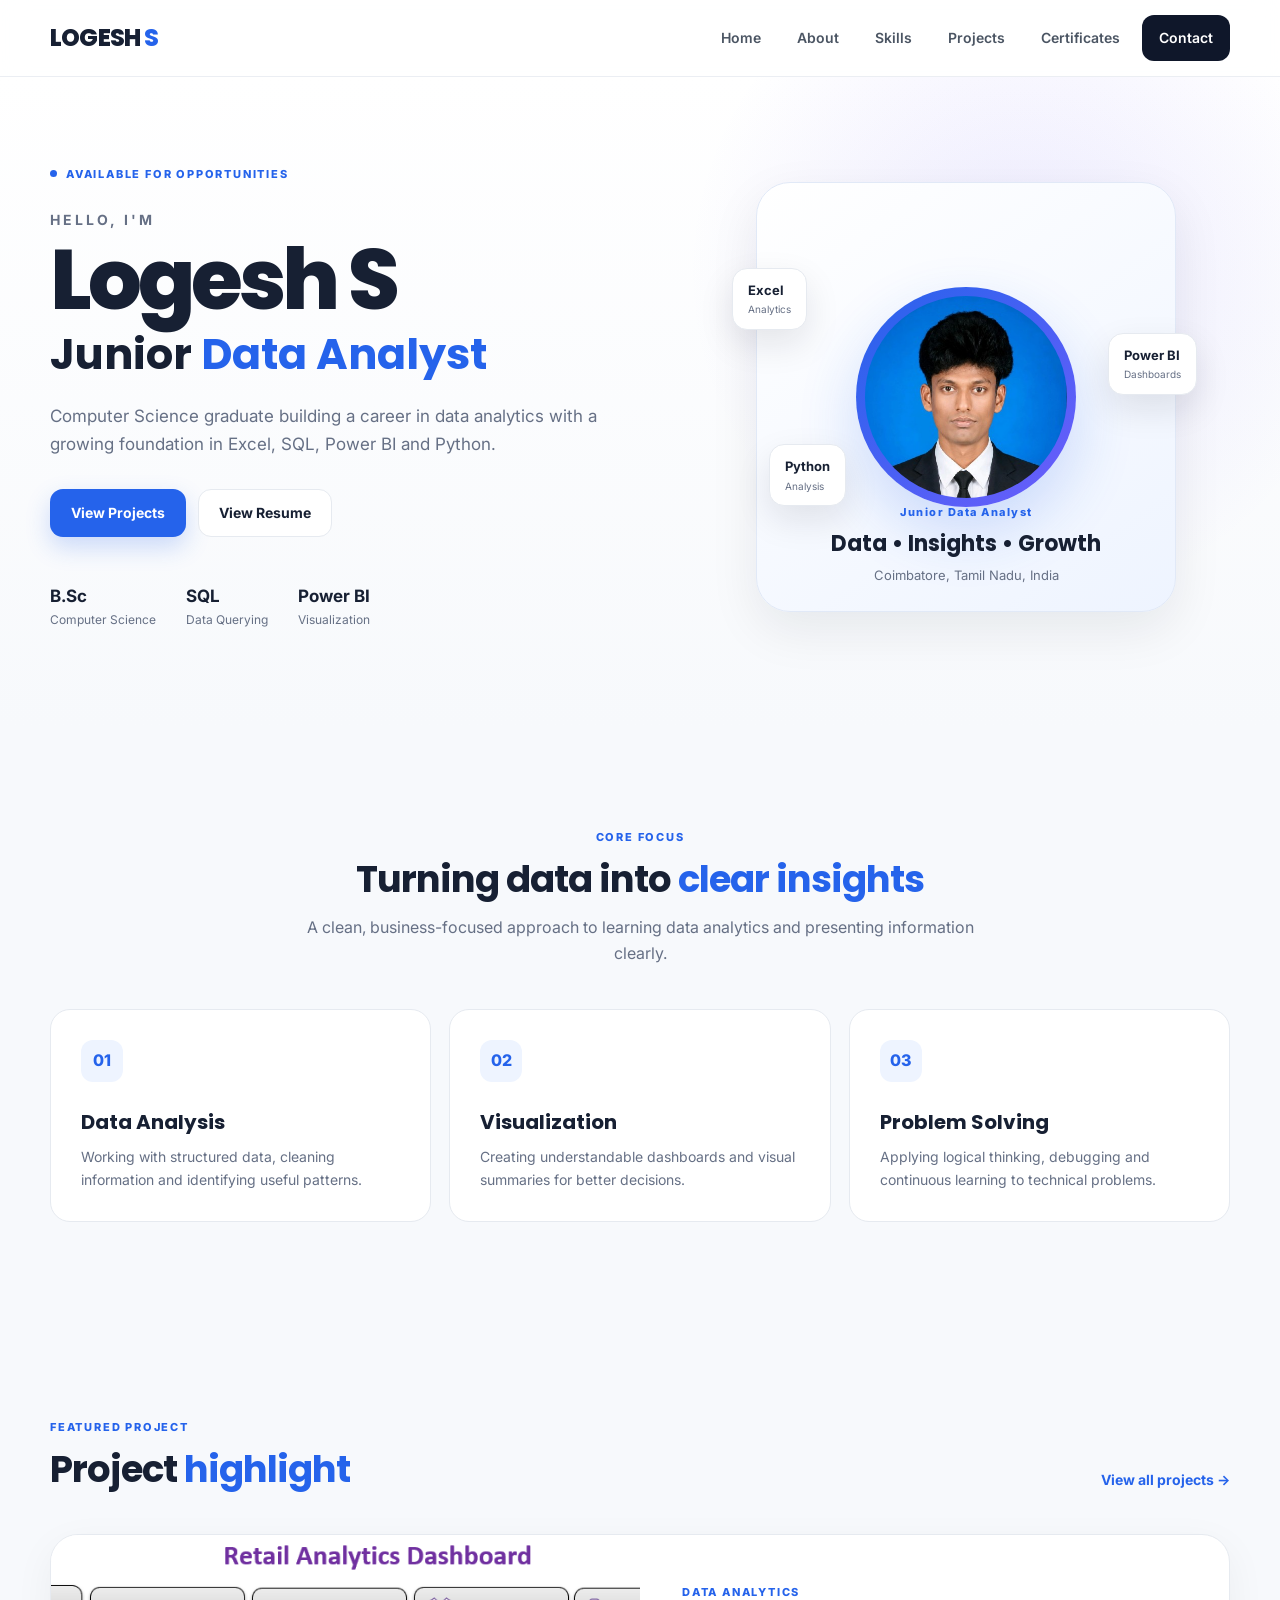
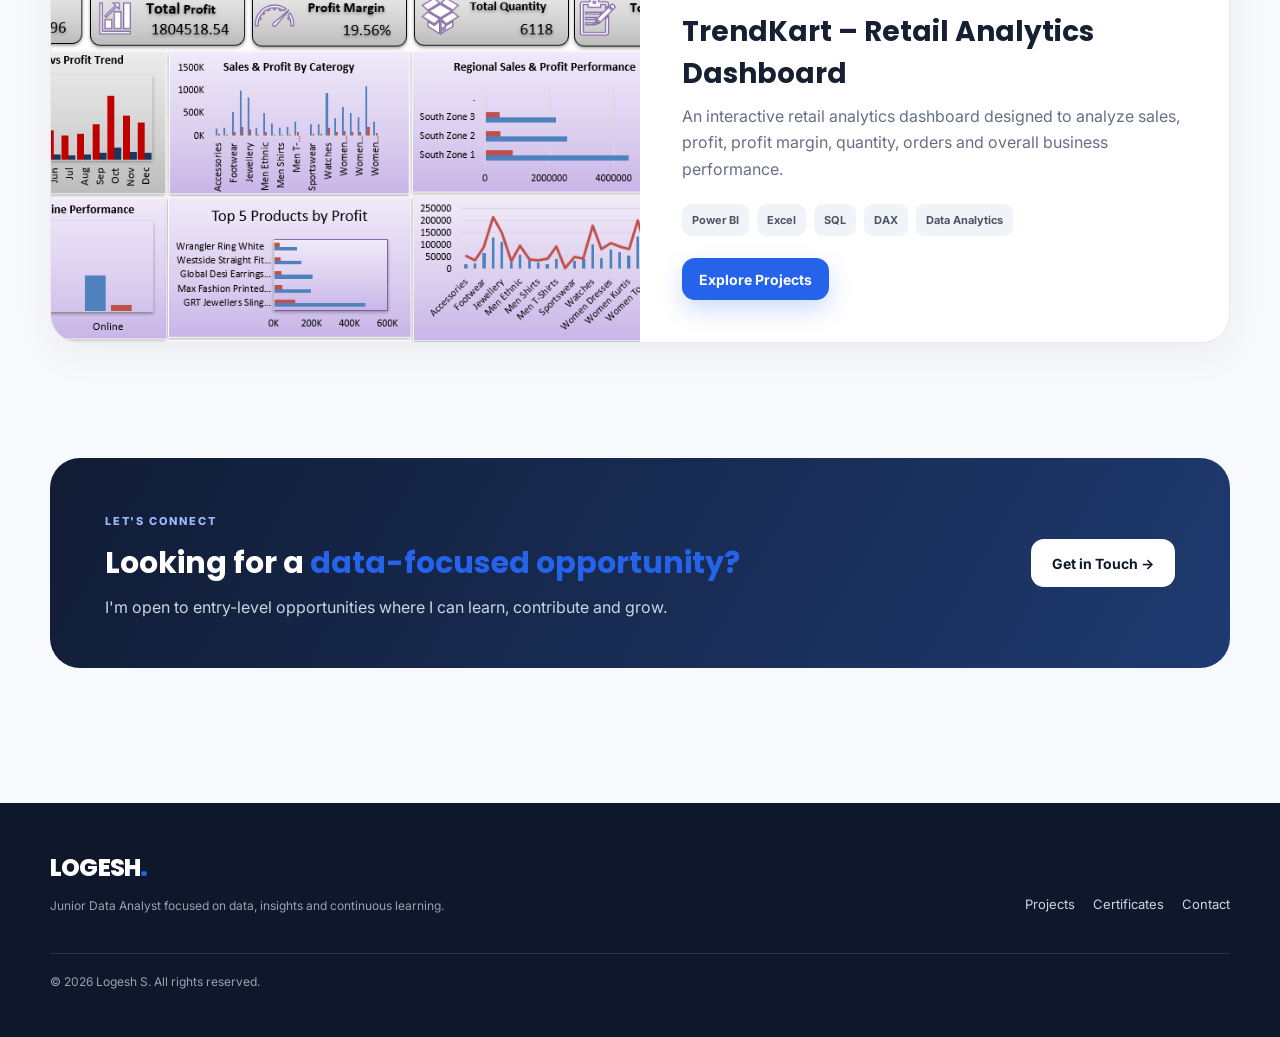
<file: index.html>
<!DOCTYPE html>
<html lang="en">
<head>
  <meta charset="UTF-8">
  <meta name="viewport" content="width=device-width, initial-scale=1.0">
  <meta name="description" content="Logesh S — Junior Data Analyst portfolio.">
  <title>Home | Logesh S</title>
  <link rel="preconnect" href="https://fonts.googleapis.com">
  <link rel="preconnect" href="https://fonts.gstatic.com" crossorigin>
  <link href="https://fonts.googleapis.com/css2?family=Inter:wght@400;500;600;700;800&family=Poppins:wght@500;600;700;800&display=swap" rel="stylesheet">
  <link rel="stylesheet" href="css/main.css">
  <link rel="stylesheet" href="css/home.css">
</head>
<body>
<nav class="navbar">
  <div class="container nav-inner">
    <a class="brand" href="index.html">LOGESH<span> S</span></a>
    <div class="nav-links">
      <a href="index.html">Home</a>
      <a href="about.html">About</a>
      <a href="skills.html">Skills</a>
      <a href="projects.html">Projects</a>
      <a href="certificates.html">Certificates</a>
      <a class="nav-cta" href="contact.html">Contact</a>
    </div>
  </div>
</nav>
<main>
<section class="hero">
  <div class="container hero-grid">
    <div class="hero-copy">
      <div class="eyebrow"><span></span> AVAILABLE FOR OPPORTUNITIES</div>
      <p class="hero-kicker">HELLO, I'M</p>
      <h1>Logesh S</h1>
      <h2>Junior <span>Data Analyst</span></h2>
      <p class="hero-text">Computer Science graduate building a career in data analytics with a growing foundation in Excel, SQL, Power BI and Python.</p>
      <div class="hero-actions">
        <a class="btn btn-primary" href="projects.html">View Projects</a>
        <a class="btn btn-secondary" href="assets/resume/logesh_s_Resume.pdf">View Resume</a>
      </div>
      <div class="quick-stats">
        <div><strong>B.Sc</strong><span>Computer Science</span></div>
        <div><strong>SQL</strong><span>Data Querying</span></div>
        <div><strong>Power BI</strong><span>Visualization</span></div>
      </div>
    </div>
    <div class="hero-visual">
      <div class="profile-card">
        <div class="profile-ring"><img src="assets/images/profile.jpeg" alt="Professional profile placeholder"></div>
        <div class="profile-info">
          <span>Junior Data Analyst</span>
          <h3>Data • Insights • Growth</h3>
          <p>Coimbatore, Tamil Nadu, India</p>
        </div>
        <div class="floating-card card-one"><b>Excel</b><small>Analytics</small></div>
        <div class="floating-card card-two"><b>Power BI</b><small>Dashboards</small></div>
        <div class="floating-card card-three"><b>Python</b><small>Analysis</small></div>
      </div>
    </div>
  </div>
</section>

<section class="section trusted">
  <div class="container">
    <div class="section-heading centered">
      <span class="section-label">CORE FOCUS</span>
      <h2>Turning data into <span>clear insights</span></h2>
      <p>A clean, business-focused approach to learning data analytics and presenting information clearly.</p>
    </div>
    <div class="focus-grid">
      <article class="focus-card"><div class="icon">01</div><h3>Data Analysis</h3><p>Working with structured data, cleaning information and identifying useful patterns.</p></article>
      <article class="focus-card"><div class="icon">02</div><h3>Visualization</h3><p>Creating understandable dashboards and visual summaries for better decisions.</p></article>
      <article class="focus-card"><div class="icon">03</div><h3>Problem Solving</h3><p>Applying logical thinking, debugging and continuous learning to technical problems.</p></article>
    </div>
  </div>
</section>

<section class="section home-projects">
  <div class="container">
    <div class="section-heading split">
      <div><span class="section-label">FEATURED PROJECT</span><h2>Project <span>highlight</span></h2></div>
      <a class="text-link" href="projects.html">View all projects →</a>
    </div>
    <article class="featured-project">
      <div class="project-image"><img src="assets/images/projects/project-2.png" alt="Textile Management System placeholder"></div>
      <div class="project-content">

    <span class="project-type">DATA ANALYTICS</span>

    <h3>TrendKart – Retail Analytics Dashboard</h3>

    <p>
        An interactive retail analytics dashboard designed to analyze
        sales, profit, profit margin, quantity, orders and overall
        business performance.
    </p>

    <div class="tags">
        <span>Power BI</span>
        <span>Excel</span>
        <span>SQL</span>
        <span>DAX</span>
        <span>Data Analytics</span>
    </div>

    <a class="btn btn-primary small" href="projects.html">
        Explore Projects
    </a>

</div>
    </article>
  </div>
</section>

<section class="section cta-section">
  <div class="container cta-box">
    <div><span class="section-label">LET'S CONNECT</span><h2>Looking for a <span>data-focused opportunity?</span></h2><p>I'm open to entry-level opportunities where I can learn, contribute and grow.</p></div>
    <a class="btn btn-light" href="contact.html">Get in Touch →</a>
  </div>
</section>
</main>
<footer class="footer">
  <div class="container footer-inner">
    <div>
      <a class="brand" href="index.html">LOGESH<span>.</span></a>
      <p>Junior Data Analyst focused on data, insights and continuous learning.</p>
    </div>
    <div class="footer-links">
      <a href="projects.html">Projects</a>
      <a href="certificates.html">Certificates</a>
      <a href="contact.html">Contact</a>
    </div>
    <p class="copyright">© 2026 Logesh S. All rights reserved.</p>
  </div>
</footer>
</body>
</html>
</file>
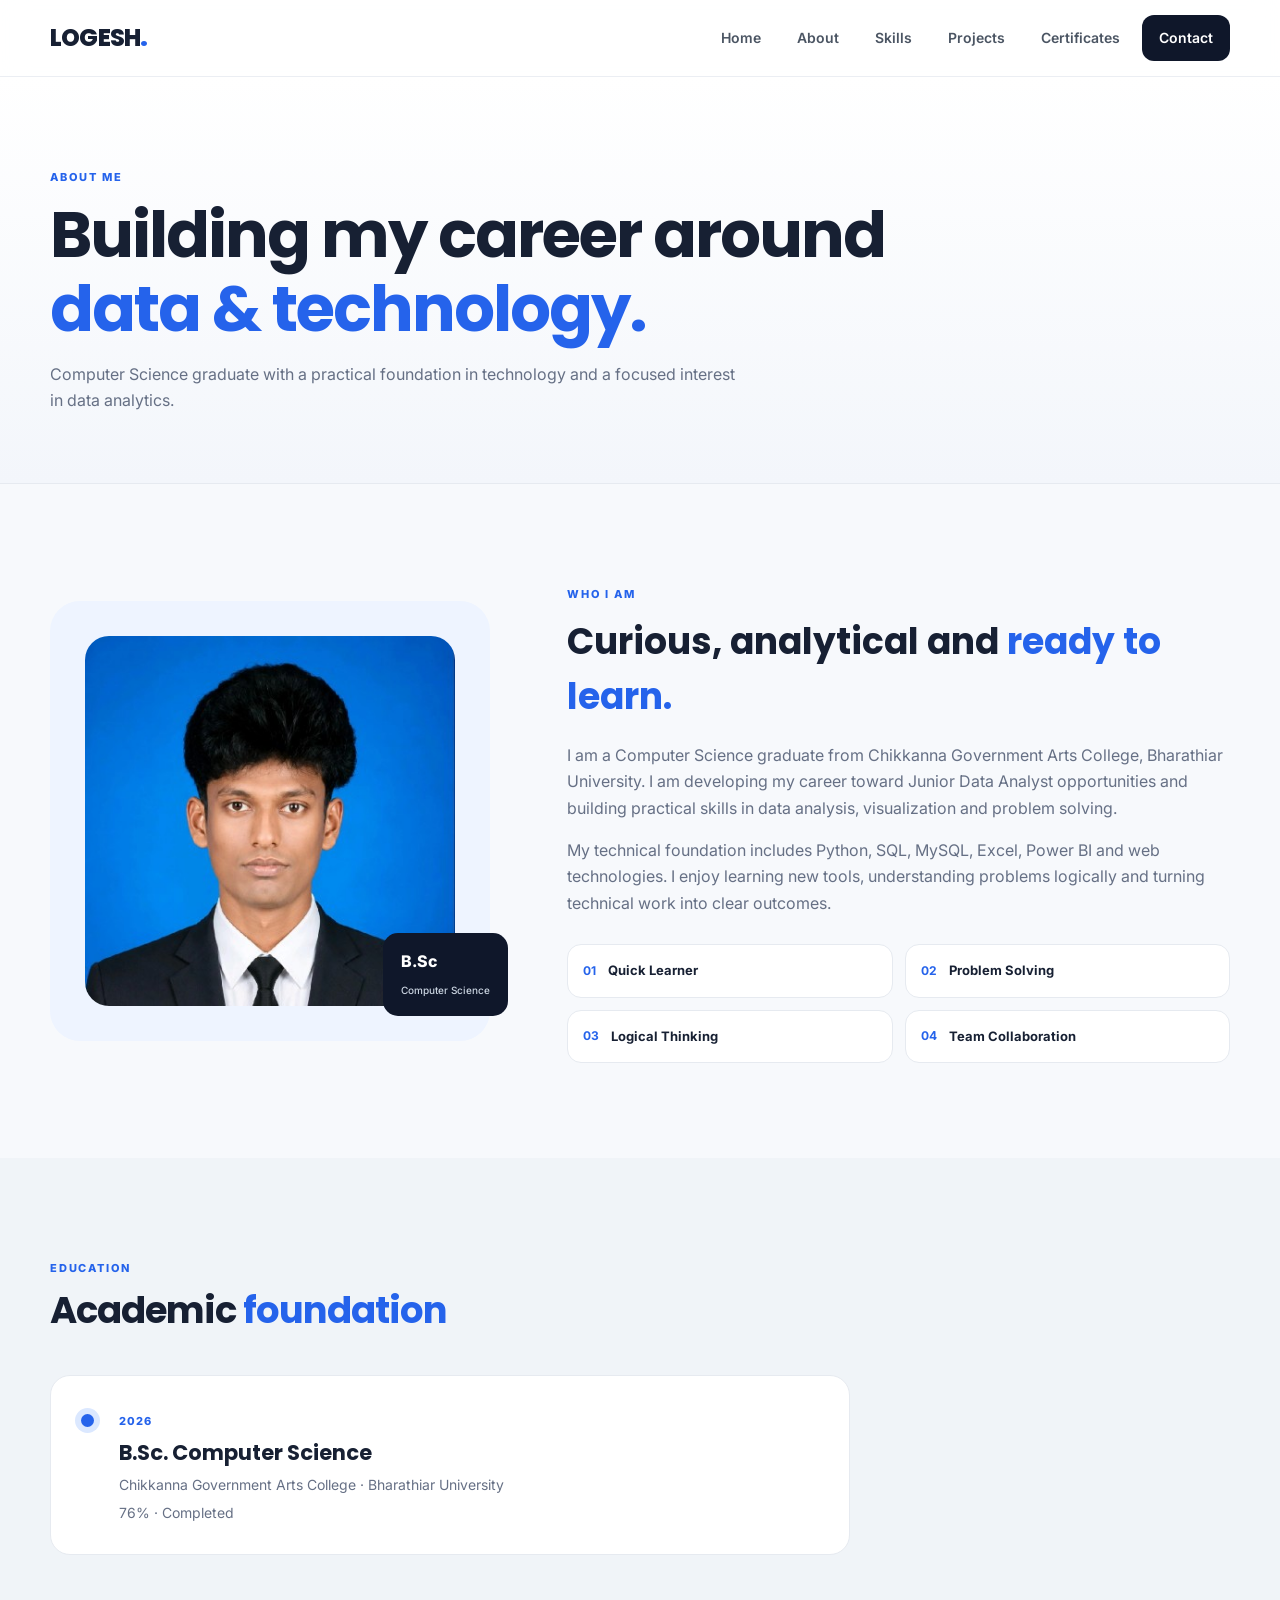
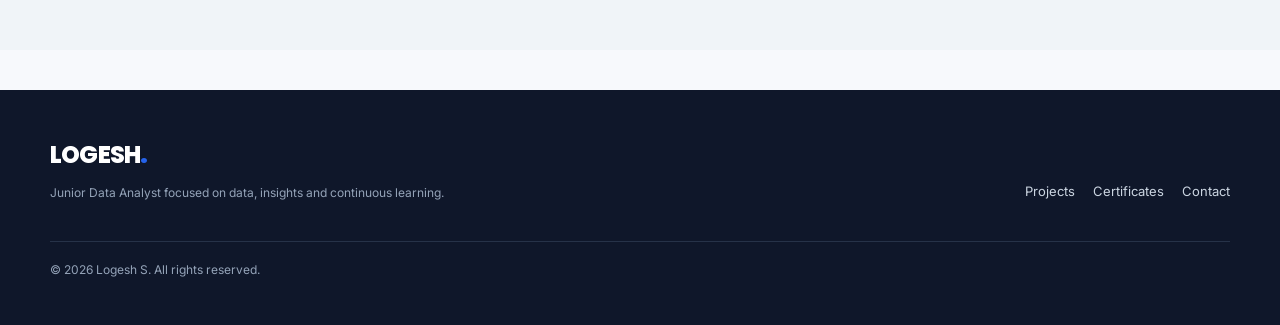
<file: about.html>
<!DOCTYPE html>
<html lang="en">
<head>
  <meta charset="UTF-8">
  <meta name="viewport" content="width=device-width, initial-scale=1.0">
  <meta name="description" content="Logesh S — Junior Data Analyst portfolio.">
  <title>About | Logesh S</title>
  <link rel="preconnect" href="https://fonts.googleapis.com">
  <link rel="preconnect" href="https://fonts.gstatic.com" crossorigin>
  <link href="https://fonts.googleapis.com/css2?family=Inter:wght@400;500;600;700;800&family=Poppins:wght@500;600;700;800&display=swap" rel="stylesheet">
  <link rel="stylesheet" href="css/main.css">
  <link rel="stylesheet" href="css/about.css">
</head>
<body>
<nav class="navbar">
  <div class="container nav-inner">
    <a class="brand" href="index.html">LOGESH<span>.</span></a>
    <div class="nav-links">
      <a href="index.html">Home</a>
      <a href="about.html">About</a>
      <a href="skills.html">Skills</a>
      <a href="projects.html">Projects</a>
      <a href="certificates.html">Certificates</a>
      <a class="nav-cta" href="contact.html">Contact</a>
    </div>
  </div>
</nav>
<main>
<section class="page-hero"><div class="container"><span class="section-label">ABOUT ME</span><h1>Building my career around <span>data & technology.</span></h1><p>Computer Science graduate with a practical foundation in technology and a focused interest in data analytics.</p></div></section>
<section class="section">
  <div class="container about-grid">
    <div class="about-image"><img src="assets/images/profile.jpeg" alt="Profile placeholder"><div class="image-badge">B.Sc<br><span>Computer Science</span></div></div>
    <div class="about-copy">
      <span class="section-label">WHO I AM</span>
      <h2>Curious, analytical and <span>ready to learn.</span></h2>
      <p>I am a Computer Science graduate from Chikkanna Government Arts College, Bharathiar University. I am developing my career toward Junior Data Analyst opportunities and building practical skills in data analysis, visualization and problem solving.</p>
      <p>My technical foundation includes Python, SQL, MySQL, Excel, Power BI and web technologies. I enjoy learning new tools, understanding problems logically and turning technical work into clear outcomes.</p>
      <div class="strengths"><div><b>01</b><span>Quick Learner</span></div><div><b>02</b><span>Problem Solving</span></div><div><b>03</b><span>Logical Thinking</span></div><div><b>04</b><span>Team Collaboration</span></div></div>
    </div>
  </div>
</section>
<section class="section muted-section">
  <div class="container">
    <div class="section-heading"><span class="section-label">EDUCATION</span><h2>Academic <span>foundation</span></h2></div>
    <div class="timeline"><div class="timeline-item"><div class="timeline-dot"></div><div><span class="timeline-year">2026</span><h3>B.Sc. Computer Science</h3><p>Chikkanna Government Arts College · Bharathiar University</p><p class="muted">76% · Completed</p></div></div></div>
  </div>
</section>
</main>
<footer class="footer">
  <div class="container footer-inner">
    <div>
      <a class="brand" href="index.html">LOGESH<span>.</span></a>
      <p>Junior Data Analyst focused on data, insights and continuous learning.</p>
    </div>
    <div class="footer-links">
      <a href="projects.html">Projects</a>
      <a href="certificates.html">Certificates</a>
      <a href="contact.html">Contact</a>
    </div>
    <p class="copyright">© 2026 Logesh S. All rights reserved.</p>
  </div>
</footer>
</body>
</html>
</file>
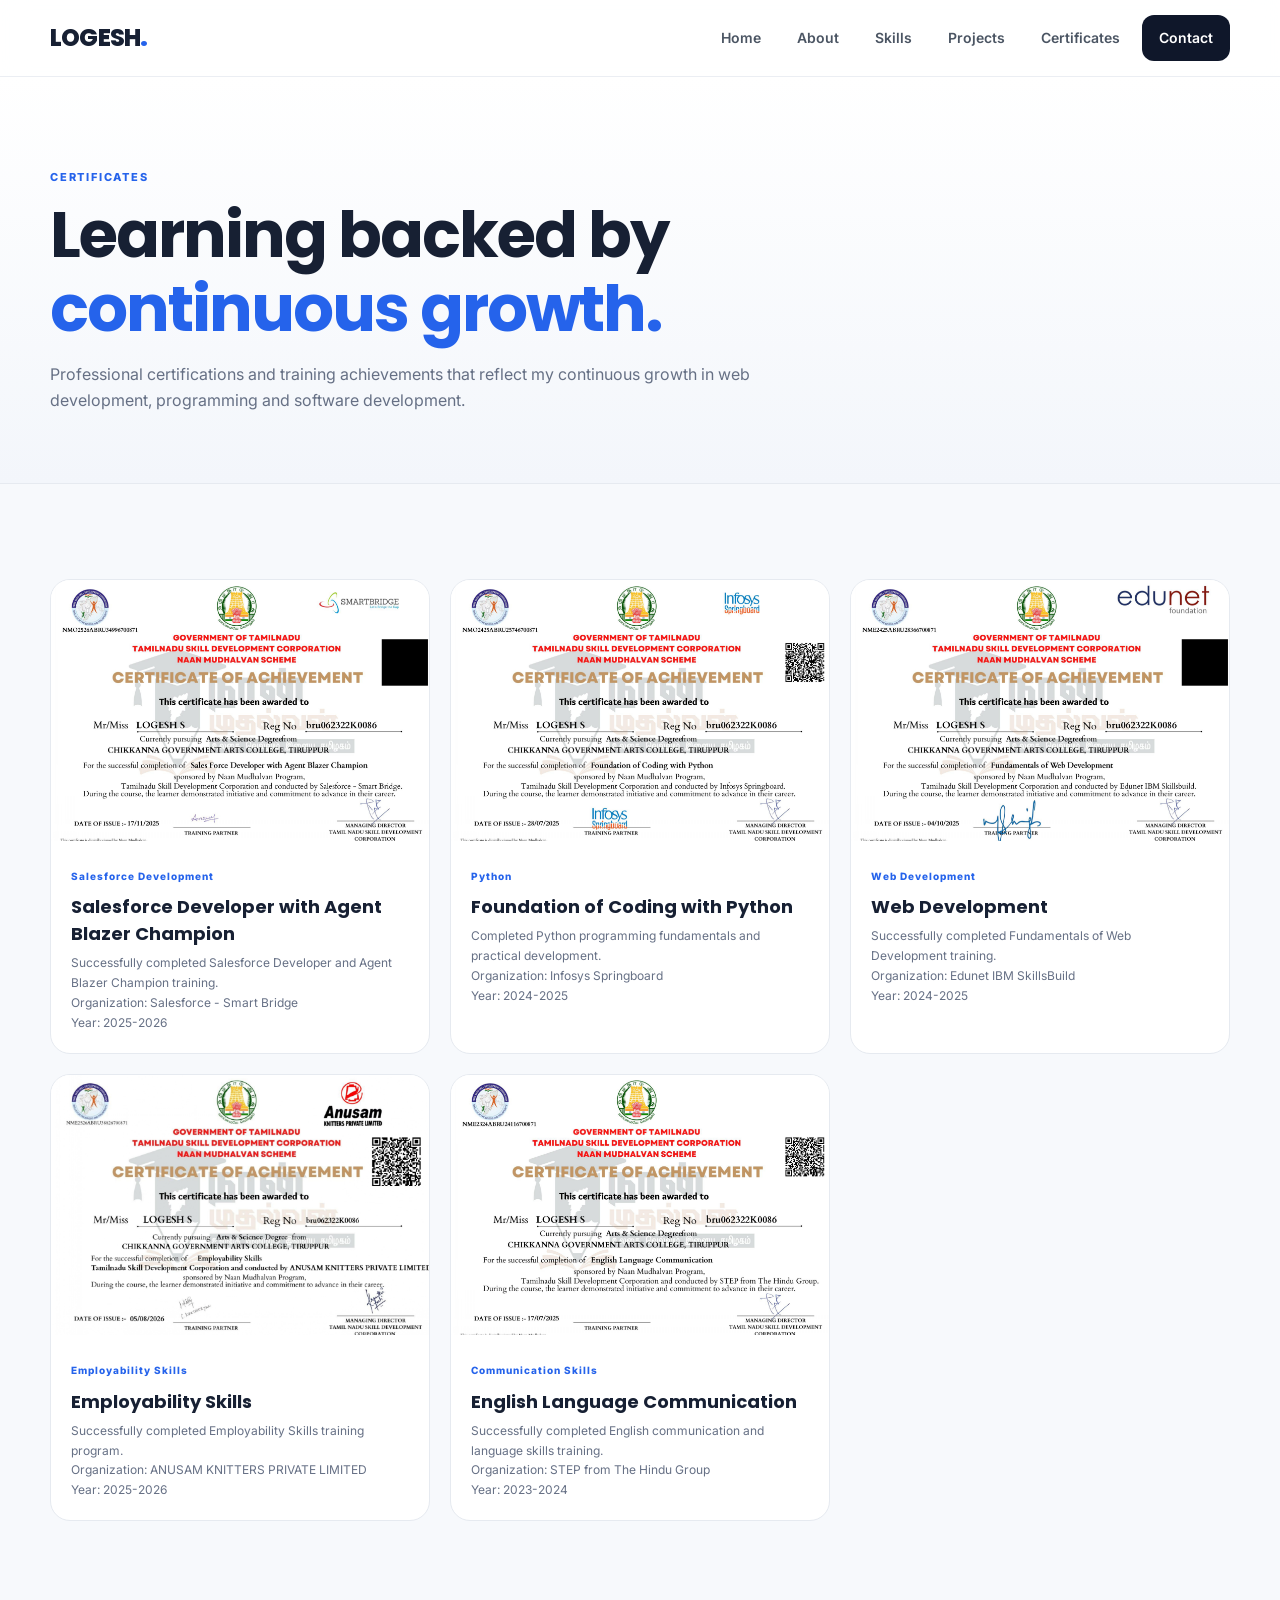
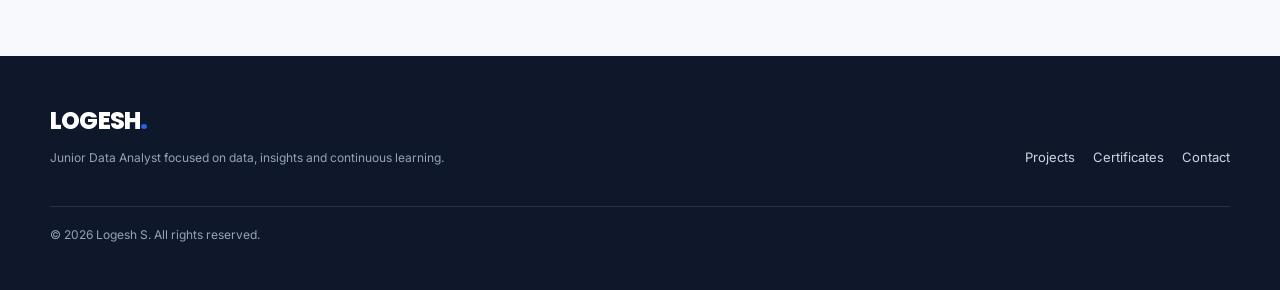
<file: certificates.html>
<!DOCTYPE html>
<html lang="en">

<head>

  <meta charset="UTF-8">
  <meta name="viewport" content="width=device-width, initial-scale=1.0">

  <meta name="description" content="Logesh S — Junior Data Analyst portfolio.">

  <title>Certificates | Logesh S</title>

  <link rel="preconnect" href="https://fonts.googleapis.com">

  <link rel="preconnect" href="https://fonts.gstatic.com" crossorigin>

  <link href="https://fonts.googleapis.com/css2?family=Inter:wght@400;500;600;700;800&family=Poppins:wght@500;600;700;800&display=swap"
    rel="stylesheet">

  <link rel="stylesheet" href="css/main.css">

  <link rel="stylesheet" href="css/certificates.css">

</head>

<body>

<nav class="navbar">

  <div class="container nav-inner">

    <a class="brand" href="index.html">
      LOGESH<span>.</span>
    </a>

    <div class="nav-links">

      <a href="index.html">Home</a>

      <a href="about.html">About</a>

      <a href="skills.html">Skills</a>

      <a href="projects.html">Projects</a>

      <a href="certificates.html">Certificates</a>

      <a class="nav-cta" href="contact.html">Contact</a>

    </div>

  </div>

</nav>


<main>

<section class="page-hero">

  <div class="container">

    <span class="section-label">
      CERTIFICATES
    </span>

    <h1>
      Learning backed by
      <span>continuous growth.</span>
    </h1>

    <p>
      Professional certifications and training achievements that reflect my continuous growth in web development, programming and software development.
    </p>

  </div>

</section>


<section class="section">

  <div class="container certificate-grid">


    <!-- ========================= -->
    <!-- CERTIFICATE 1 -->
    <!-- ========================= -->

    <article class="certificate-card">

      <div class="certificate-image">

        <img
          src="assets/certificates/certificate-1.jpg"
          alt="Salesforce Developer with Agent Blazer Champion Certificate">

      </div>

      <div class="certificate-body">

        <span>
          Salesforce Development
        </span>

        <h3>
          Salesforce Developer with Agent Blazer Champion
        </h3>

        <p>
          Successfully completed Salesforce Developer and Agent Blazer Champion training.
        </p>

        <p>
          Organization: Salesforce - Smart Bridge
        </p>

        <p>
          Year: 2025-2026
        </p>

      </div>

    </article>


    <!-- ========================= -->
    <!-- CERTIFICATE 2 -->
    <!-- ========================= -->

    <article class="certificate-card">

      <div class="certificate-image">

        <img
          src="assets/certificates/certificate-2.jpg"
          alt="Foundation of Coding with Python Certificate">

      </div>

      <div class="certificate-body">

        <span>
          Python
        </span>

        <h3>
          Foundation of Coding with Python
        </h3>

        <p>
          Completed Python programming fundamentals and practical development.
        </p>

        <p>
          Organization: Infosys Springboard
        </p>

        <p>
          Year: 2024-2025
        </p>

      </div>

    </article>


    <!-- ========================= -->
    <!-- CERTIFICATE 3 -->
    <!-- ========================= -->

    <article class="certificate-card">

      <div class="certificate-image">

        <img
          src="assets/certificates/certificate-3.jpg"
          alt="Web Development Certificate">

      </div>

      <div class="certificate-body">

        <span>
          Web Development
        </span>

        <h3>
          Web Development
        </h3>

        <p>
          Successfully completed Fundamentals of Web Development training.
        </p>

        <p>
          Organization: Edunet IBM SkillsBuild
        </p>

        <p>
          Year: 2024-2025
        </p>

      </div>

    </article>


    <!-- ========================= -->
    <!-- CERTIFICATE 4 -->
    <!-- ========================= -->

    <article class="certificate-card">

      <div class="certificate-image">

        <img
          src="assets/certificates/certificate-4.jpg"
          alt="Employability Skills Certificate">

      </div>

      <div class="certificate-body">

        <span>
          Employability Skills
        </span>

        <h3>
          Employability Skills
        </h3>

        <p>
          Successfully completed Employability Skills training program.
        </p>

        <p>
          Organization: ANUSAM KNITTERS PRIVATE LIMITED
        </p>

        <p>
          Year: 2025-2026
        </p>

      </div>

    </article>


    <!-- ========================= -->
    <!-- CERTIFICATE 5 -->
    <!-- ========================= -->

    <article class="certificate-card">

      <div class="certificate-image">

        <img
          src="assets/certificates/certificate-5.jpg"
          alt="English Language Communication Certificate">

      </div>

      <div class="certificate-body">

        <span>
          Communication Skills
        </span>

        <h3>
          English Language Communication
        </h3>

        <p>
          Successfully completed English communication and language skills training.
        </p>

        <p>
          Organization: STEP from The Hindu Group
        </p>

        <p>
          Year: 2023-2024
        </p>

      </div>

    </article>


    <!-- ========================= -->
    <!-- CERTIFICATE 6 -->
    <!-- ========================= -->



  </div>

</section>

</main>


<footer class="footer">

  <div class="container footer-inner">

    <div>

      <a class="brand" href="index.html">
        LOGESH<span>.</span>
      </a>

      <p>
        Junior Data Analyst focused on data, insights and continuous learning.
      </p>

    </div>

    <div class="footer-links">

      <a href="projects.html">
        Projects
      </a>

      <a href="certificates.html">
        Certificates
      </a>

      <a href="contact.html">
        Contact
      </a>

    </div>

    <p class="copyright">
      © 2026 Logesh S. All rights reserved.
    </p>

  </div>

</footer>

</body>

</html>
</file>
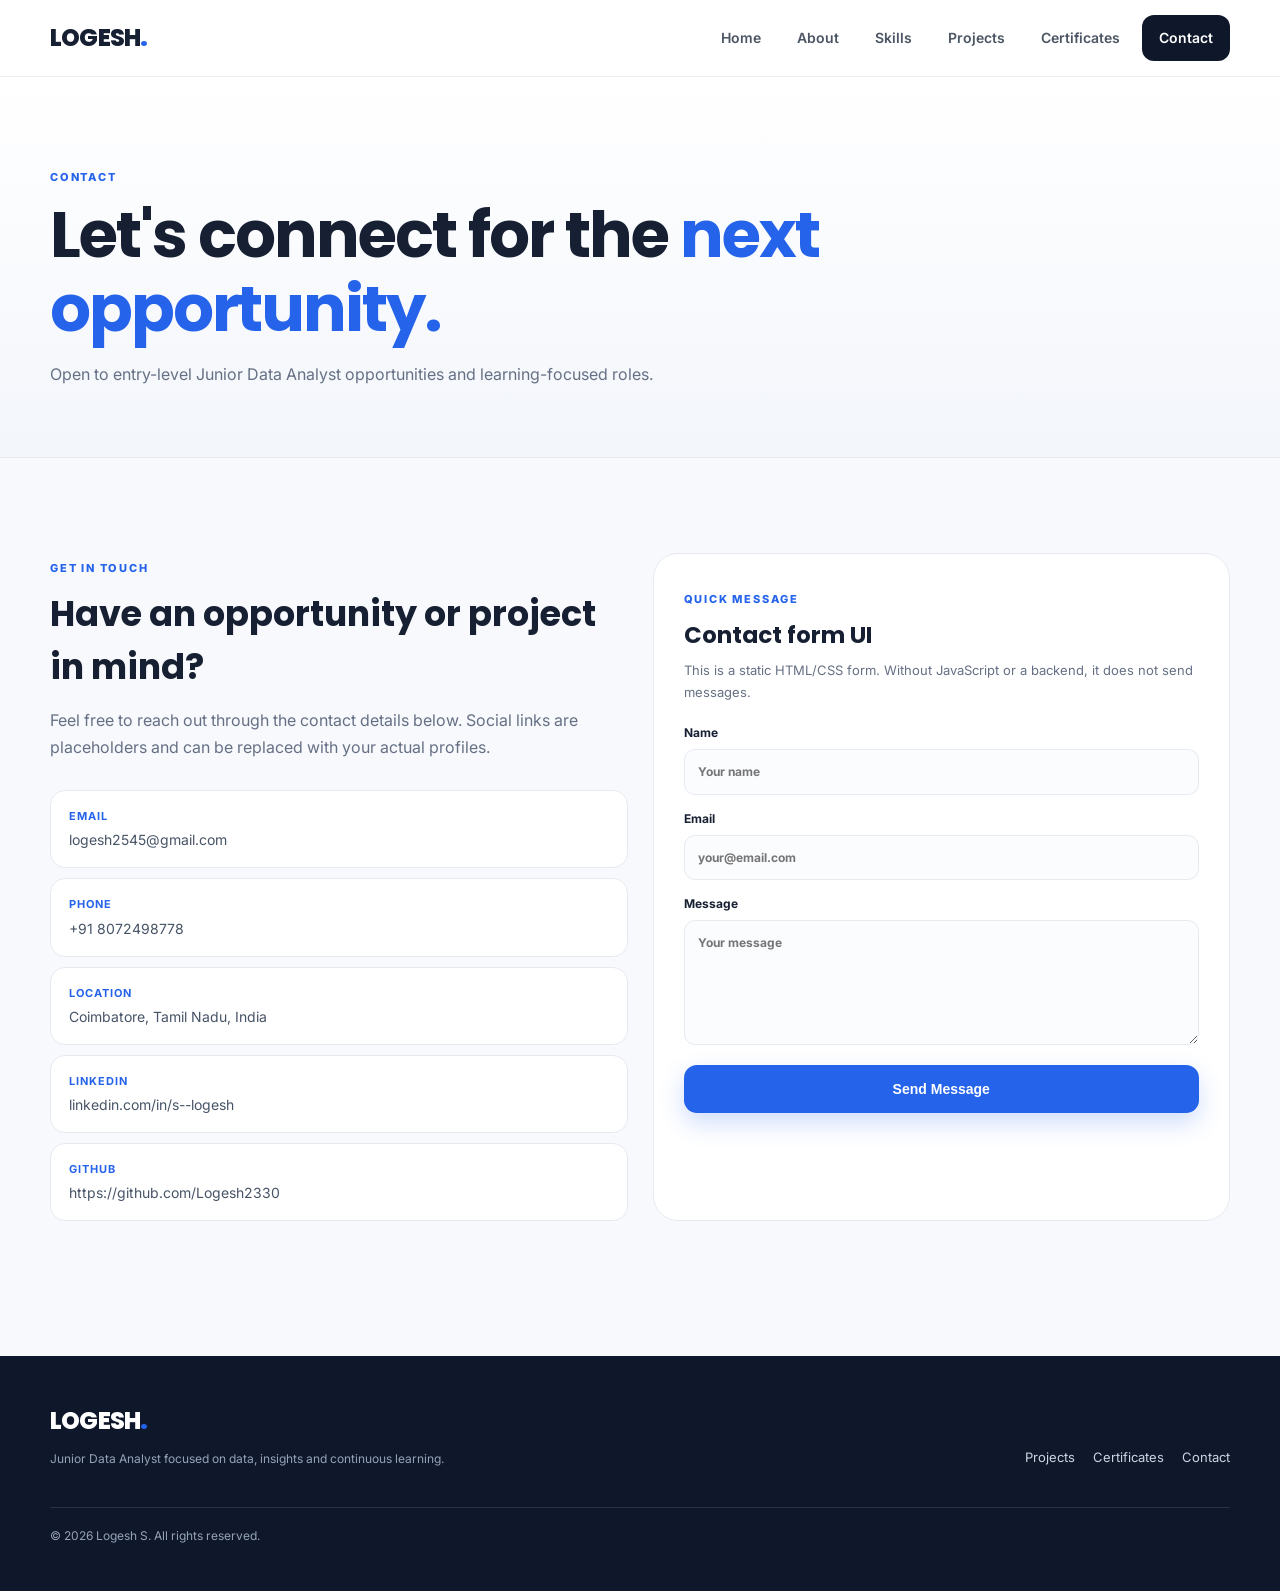
<file: contact.html>
<!DOCTYPE html>
<html lang="en">
<head>
  <meta charset="UTF-8">
  <meta name="viewport" content="width=device-width, initial-scale=1.0">
  <meta name="description" content="Logesh S — Junior Data Analyst portfolio.">
  <title>Contact | Logesh S</title>
  <link rel="preconnect" href="https://fonts.googleapis.com">
  <link rel="preconnect" href="https://fonts.gstatic.com" crossorigin>
  <link href="https://fonts.googleapis.com/css2?family=Inter:wght@400;500;600;700;800&family=Poppins:wght@500;600;700;800&display=swap" rel="stylesheet">
  <link rel="stylesheet" href="css/main.css">
  <link rel="stylesheet" href="css/contact.css">
</head>
<body>
<nav class="navbar">
  <div class="container nav-inner">
    <a class="brand" href="index.html">LOGESH<span>.</span></a>
    <div class="nav-links">
      <a href="index.html">Home</a>
      <a href="about.html">About</a>
      <a href="skills.html">Skills</a>
      <a href="projects.html">Projects</a>
      <a href="certificates.html">Certificates</a>
      <a class="nav-cta" href="contact.html">Contact</a>
    </div>
  </div>
</nav>
<main>
<section class="page-hero"><div class="container"><span class="section-label">CONTACT</span><h1>Let's connect for the <span>next opportunity.</span></h1><p>Open to entry-level Junior Data Analyst opportunities and learning-focused roles.</p></div></section>
<section class="section"><div class="container contact-grid">
  <div class="contact-copy"><span class="section-label">GET IN TOUCH</span><h2>Have an opportunity or project in mind?</h2><p>Feel free to reach out through the contact details below. Social links are placeholders and can be replaced with your actual profiles.</p>
    <div class="contact-list">
      <a href="mailto:logesh2545@gmail.com"><b>Email</b><span>logesh2545@gmail.com</span></a>
      <a href="tel:8072498778"><b>Phone</b><span>+91 8072498778</span></a>
      <div><b>Location</b><span>Coimbatore, Tamil Nadu, India</span></div>
      <a href="https://www.linkedin.com/in/s--logesh" target="_blank">
    <b>LinkedIn</b>
    <span>linkedin.com/in/s--logesh</span>
</a>
      <a href="https://github.com/Logesh2330" target="_blank">
    <b>GitHub</b>
    <span>https://github.com/Logesh2330</span>
</a>
    </div>
  </div>
  <div class="contact-card"><span class="section-label">QUICK MESSAGE</span><h3>Contact form UI</h3><p>This is a static HTML/CSS form. Without JavaScript or a backend, it does not send messages.</p><form action="#" method="get" onsubmit="return false;"><label>Name<input type="text" placeholder="Your name"></label><label>Email<input type="email" placeholder="your@email.com"></label><label>Message<textarea rows="5" placeholder="Your message"></textarea></label><button class="btn btn-primary" type="submit">Send Message</button></form></div>
</div></section>
</main>
<footer class="footer">
  <div class="container footer-inner">
    <div>
      <a class="brand" href="index.html">LOGESH<span>.</span></a>
      <p>Junior Data Analyst focused on data, insights and continuous learning.</p>
    </div>
    <div class="footer-links">
      <a href="projects.html">Projects</a>
      <a href="certificates.html">Certificates</a>
      <a href="contact.html">Contact</a>
    </div>
    <p class="copyright">© 2026 Logesh S. All rights reserved.</p>
  </div>
</footer>
</body>
</html>
</file>
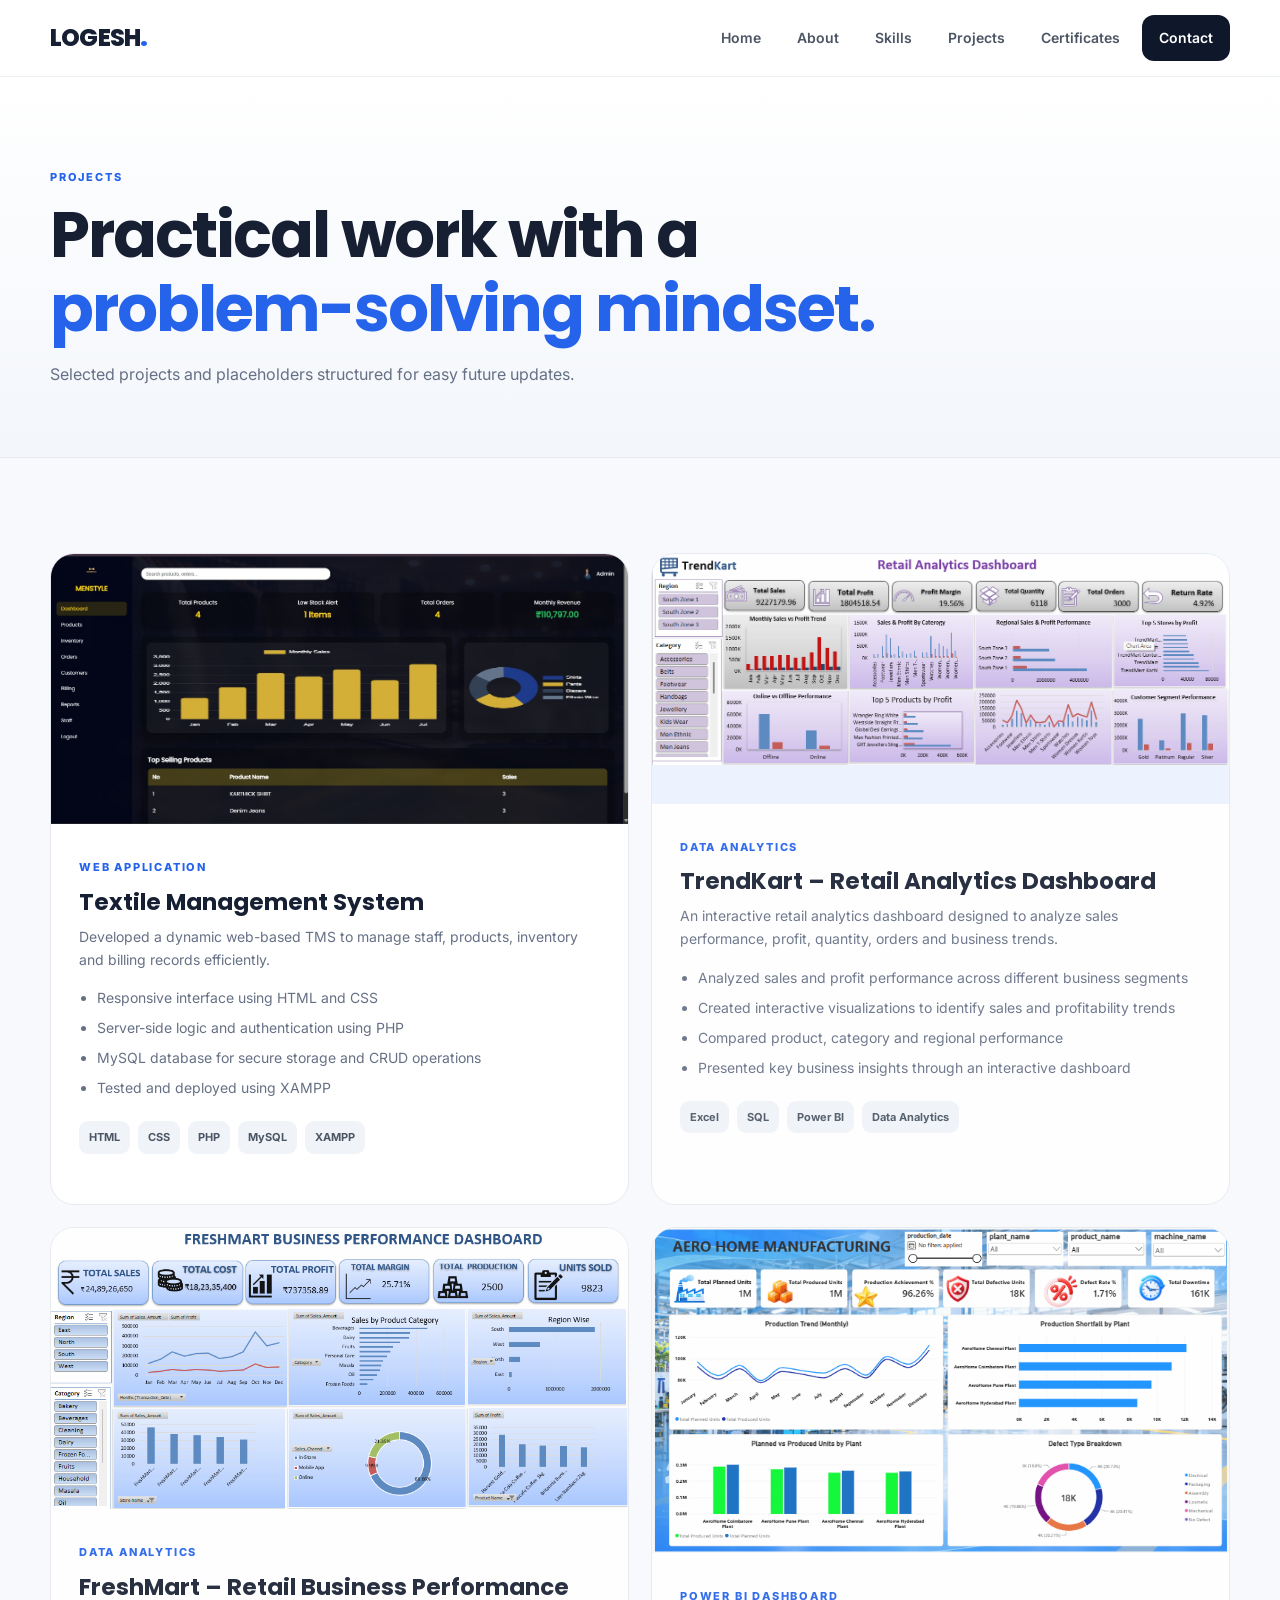
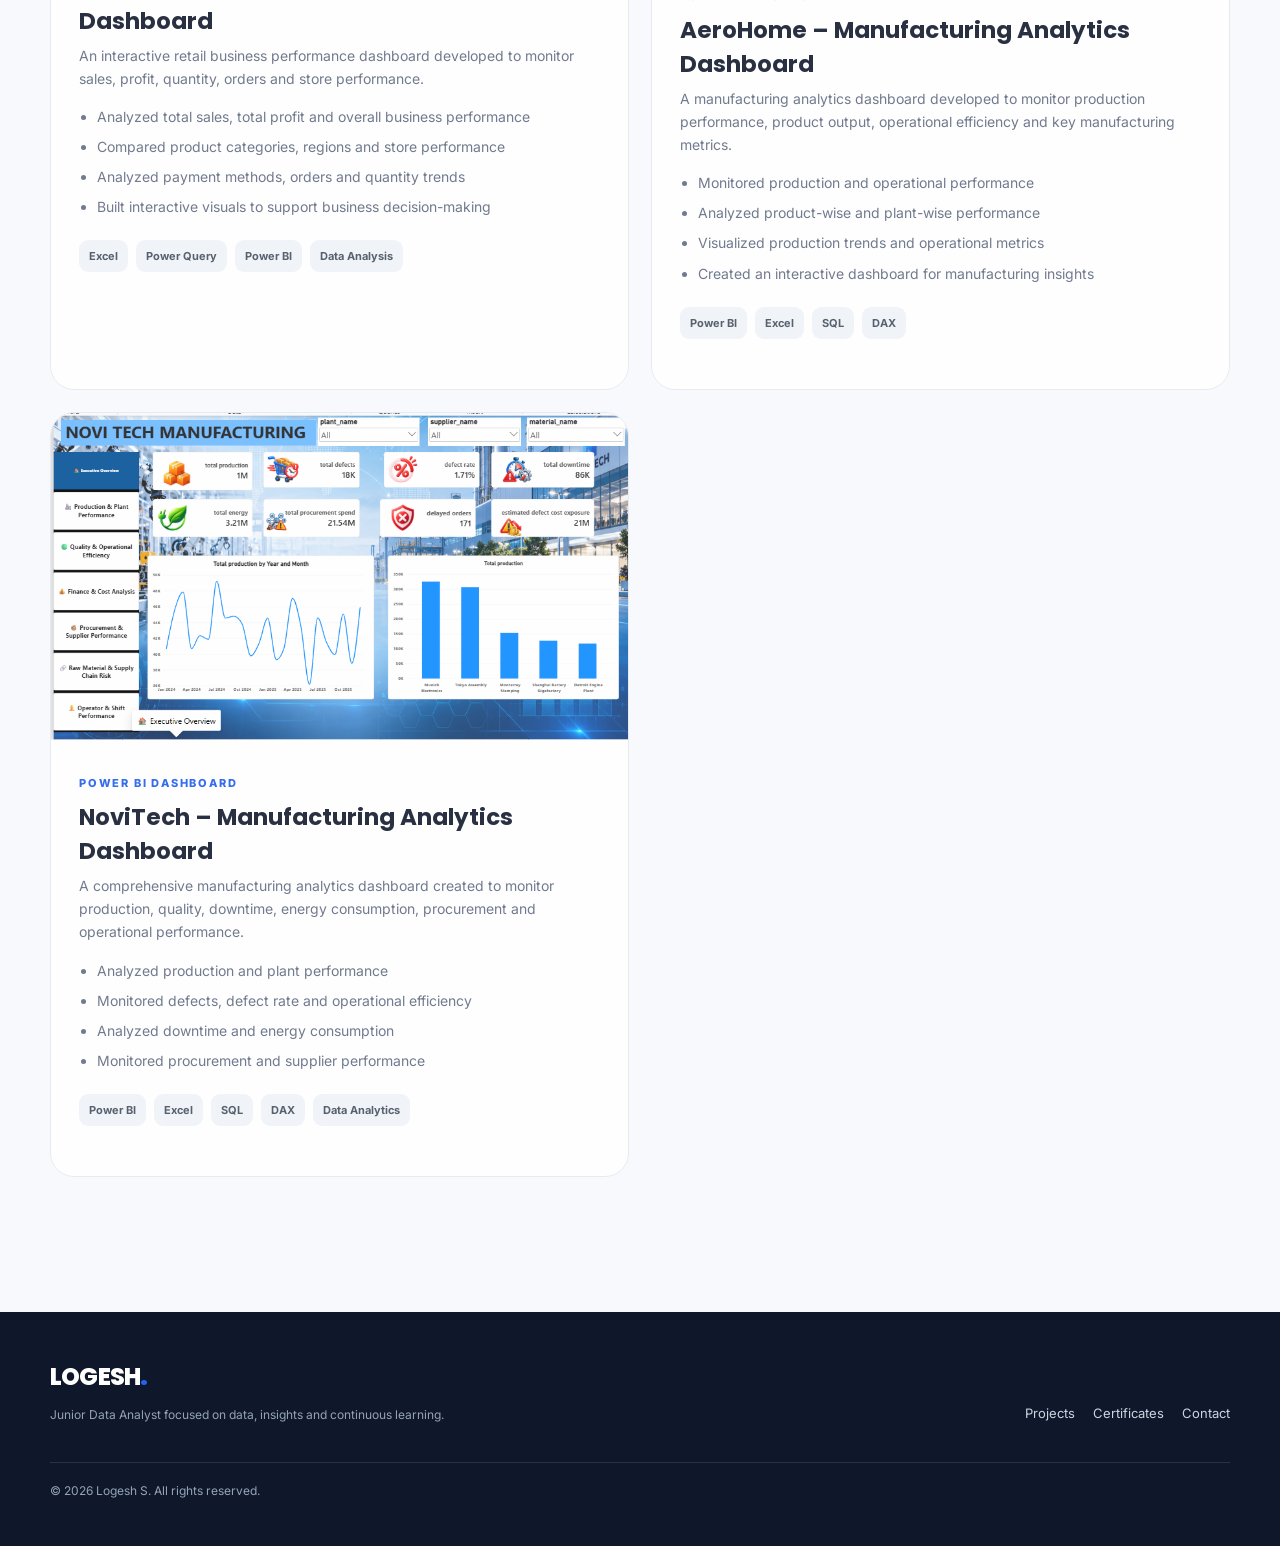
<file: projects.html>
<!DOCTYPE html>
<html lang="en">
<head>
  <meta charset="UTF-8">
  <meta name="viewport" content="width=device-width, initial-scale=1.0">
  <meta name="description" content="Logesh S — Junior Data Analyst portfolio.">
  <title>Projects | Logesh S</title>
  <link rel="preconnect" href="https://fonts.googleapis.com">
  <link rel="preconnect" href="https://fonts.gstatic.com" crossorigin>
  <link href="https://fonts.googleapis.com/css2?family=Inter:wght@400;500;600;700;800&family=Poppins:wght@500;600;700;800&display=swap" rel="stylesheet">
  <link rel="stylesheet" href="css/main.css">
  <link rel="stylesheet" href="css/projects.css">
</head>

<body>

<nav class="navbar">

  <div class="container nav-inner">

    <a class="brand" href="index.html">LOGESH<span>.</span></a>

    <div class="nav-links">

      <a href="index.html">Home</a>

      <a href="about.html">About</a>

      <a href="skills.html">Skills</a>

      <a href="projects.html">Projects</a>

      <a href="certificates.html">Certificates</a>

      <a class="nav-cta" href="contact.html">Contact</a>

    </div>

  </div>

</nav>

<main>

<section class="page-hero">

  <div class="container">

    <span class="section-label">PROJECTS</span>

    <h1>
      Practical work with a
      <span>problem-solving mindset.</span>
    </h1>

    <p>
      Selected projects and placeholders structured for easy future updates.
    </p>

  </div>

</section>

<section class="section">

<div class="container project-grid">


  <!-- PROJECT 1 -->

  <article class="project-card">

    <div class="project-image">

      <img
        src="assets/images/projects/project-1.jpeg"
        alt="Textile Management System">

    </div>

    <div class="project-body">

      <span class="project-type">
        WEB APPLICATION
      </span>

      <h3>
        Textile Management System
      </h3>

      <p>
        Developed a dynamic web-based TMS to manage staff, products,
        inventory and billing records efficiently.
      </p>

      <ul>

        <li>
          Responsive interface using HTML and CSS
        </li>

        <li>
          Server-side logic and authentication using PHP
        </li>

        <li>
          MySQL database for secure storage and CRUD operations
        </li>

        <li>
          Tested and deployed using XAMPP
        </li>

      </ul>

      <div class="tags">

        <span>HTML</span>
        <span>CSS</span>
        <span>PHP</span>
        <span>MySQL</span>
        <span>XAMPP</span>

      </div>

    </div>

  </article>


  <!-- PROJECT 2 -->

  <article class="project-card placeholder-card">

    <div class="project-image">

      <img
        src="assets/images/projects/project-2.png"
        alt="TrendKart Retail Analytics Dashboard">

    </div>

    <div class="project-body">

      <span class="project-type">
        DATA ANALYTICS
      </span>

      <h3>
        TrendKart – Retail Analytics Dashboard
      </h3>

      <p>
        An interactive retail analytics dashboard designed to analyze
        sales performance, profit, quantity, orders and business trends.
      </p>

      <ul>

        <li>
          Analyzed sales and profit performance across different business segments
        </li>

        <li>
          Created interactive visualizations to identify sales and profitability trends
        </li>

        <li>
          Compared product, category and regional performance
        </li>

        <li>
          Presented key business insights through an interactive dashboard
        </li>

      </ul>

      <div class="tags">

        <span>Excel</span>
        <span>SQL</span>
        <span>Power BI</span>
        <span>Data Analytics</span>

      </div>

    </div>

  </article>


  <!-- PROJECT 3 -->

  <article class="project-card placeholder-card">

    <div class="project-image">

      <img
        src="assets/images/projects/project-3.png"
        alt="FreshMart Retail Business Performance Dashboard">

    </div>

    <div class="project-body">

      <span class="project-type">
        DATA ANALYTICS
      </span>

      <h3>
        FreshMart – Retail Business Performance Dashboard
      </h3>

      <p>
        An interactive retail business performance dashboard developed
        to monitor sales, profit, quantity, orders and store performance.
      </p>

      <ul>

        <li>
          Analyzed total sales, total profit and overall business performance
        </li>

        <li>
          Compared product categories, regions and store performance
        </li>

        <li>
          Analyzed payment methods, orders and quantity trends
        </li>

        <li>
          Built interactive visuals to support business decision-making
        </li>

      </ul>

      <div class="tags">

        <span>Excel</span>
        <span>Power Query</span>
        <span>Power BI</span>
        <span>Data Analysis</span>

      </div>

    </div>

  </article>


  <!-- PROJECT 4 -->

  <article class="project-card placeholder-card">

    <div class="project-image">

      <img
        src="assets/images/projects/project-4.png"
        alt="AeroHome Manufacturing Analytics Dashboard">

    </div>

    <div class="project-body">

      <span class="project-type">
        POWER BI DASHBOARD
      </span>

      <h3>
        AeroHome – Manufacturing Analytics Dashboard
      </h3>

      <p>
        A manufacturing analytics dashboard developed to monitor
        production performance, product output, operational efficiency
        and key manufacturing metrics.
      </p>

      <ul>

        <li>
          Monitored production and operational performance
        </li>

        <li>
          Analyzed product-wise and plant-wise performance
        </li>

        <li>
          Visualized production trends and operational metrics
        </li>

        <li>
          Created an interactive dashboard for manufacturing insights
        </li>

      </ul>

      <div class="tags">

        <span>Power BI</span>
        <span>Excel</span>
        <span>SQL</span>
        <span>DAX</span>

      </div>

    </div>

  </article>


  <!-- PROJECT 5 -->

  <article class="project-card placeholder-card">

    <div class="project-image">

      <img
        src="assets/images/projects/project-5.png"
        alt="NoviTech Manufacturing Analytics Dashboard">

    </div>

    <div class="project-body">

      <span class="project-type">
        POWER BI DASHBOARD
      </span>

      <h3>
        NoviTech – Manufacturing Analytics Dashboard
      </h3>

      <p>
        A comprehensive manufacturing analytics dashboard created to
        monitor production, quality, downtime, energy consumption,
        procurement and operational performance.
      </p>

      <ul>

        <li>
          Analyzed production and plant performance
        </li>

        <li>
          Monitored defects, defect rate and operational efficiency
        </li>

        <li>
          Analyzed downtime and energy consumption
        </li>

        <li>
          Monitored procurement and supplier performance
        </li>

      </ul>

      <div class="tags">

        <span>Power BI</span>
        <span>Excel</span>
        <span>SQL</span>
        <span>DAX</span>
        <span>Data Analytics</span>

      </div>

    </div>

  </article>


</div>

</section>

</main>

<footer class="footer">

  <div class="container footer-inner">

    <div>

      <a class="brand" href="index.html">
        LOGESH<span>.</span>
      </a>

      <p>
        Junior Data Analyst focused on data, insights and continuous learning.
      </p>

    </div>

    <div class="footer-links">

      <a href="projects.html">Projects</a>

      <a href="certificates.html">Certificates</a>

      <a href="contact.html">Contact</a>

    </div>

    <p class="copyright">
      © 2026 Logesh S. All rights reserved.
    </p>

  </div>

</footer>

</body>
</html>
</file>
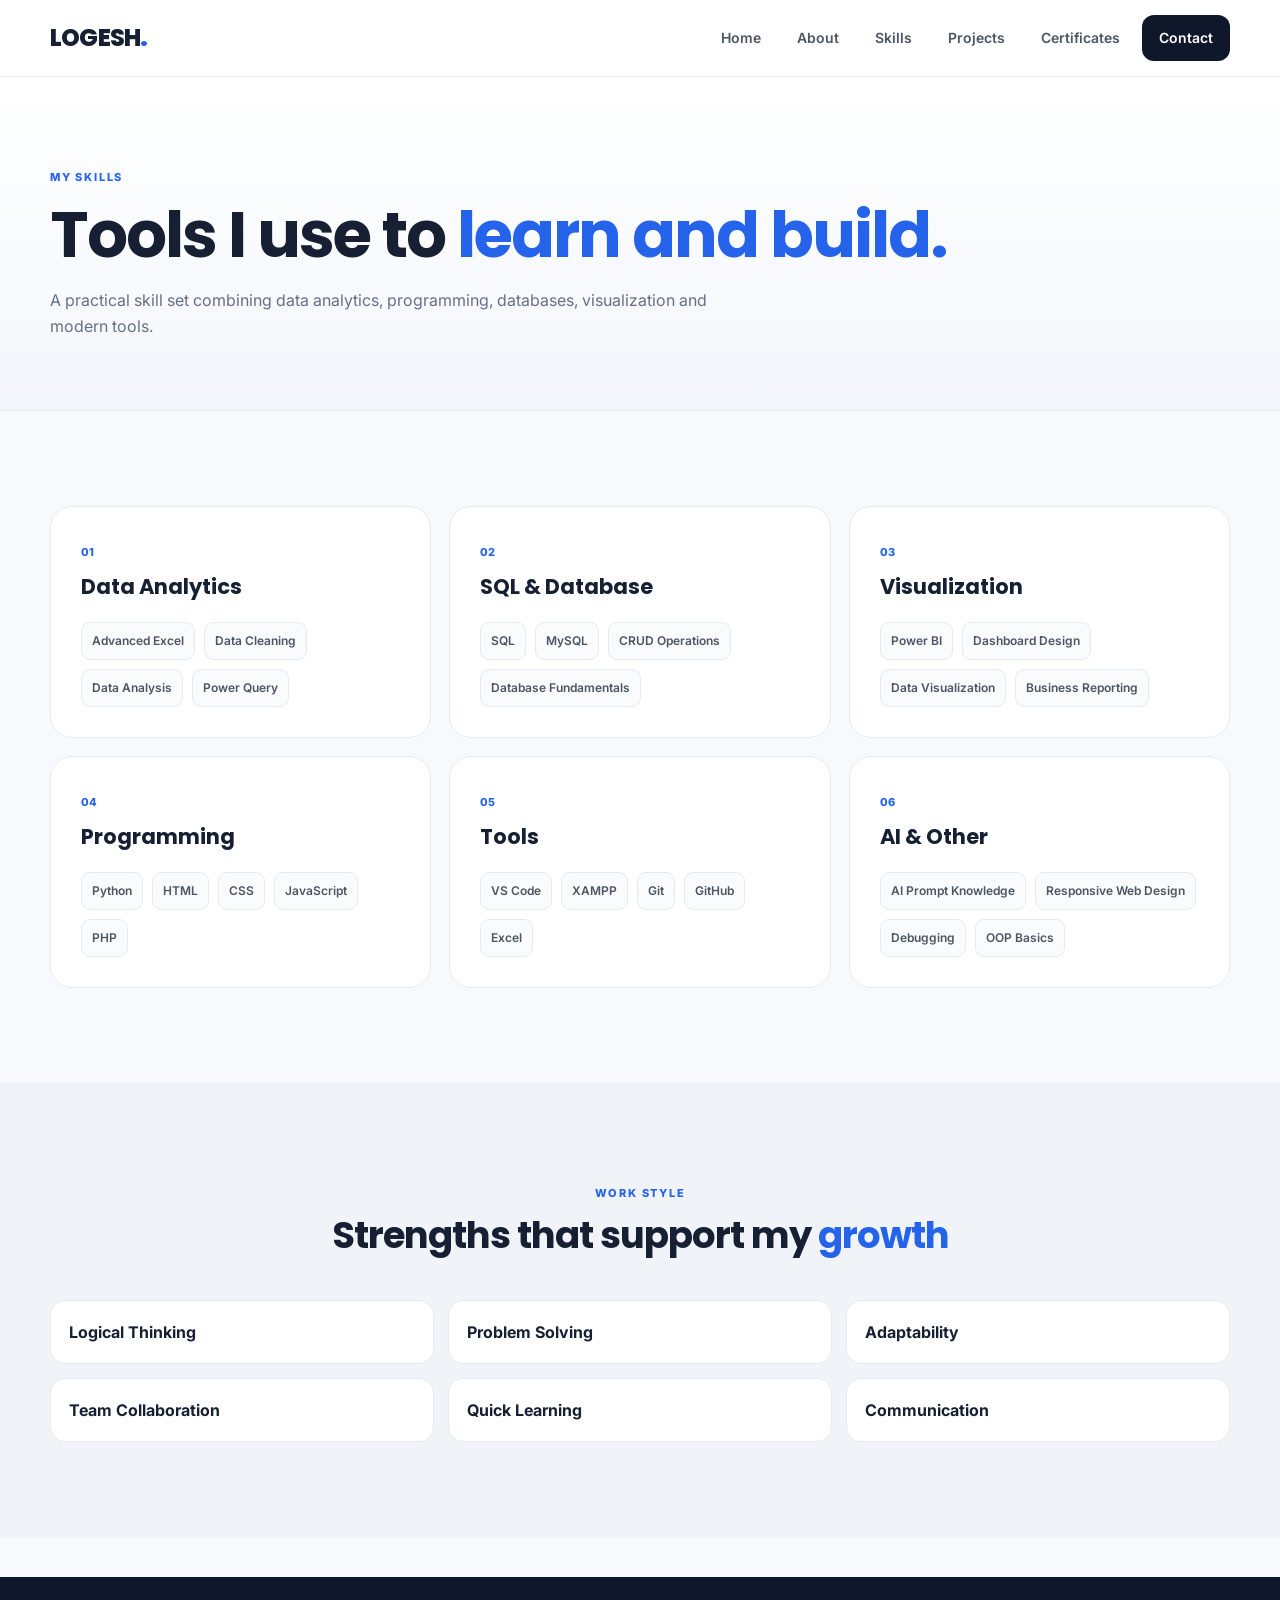
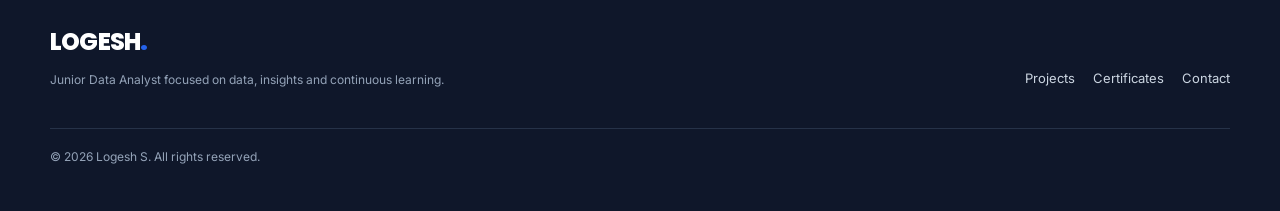
<file: skills.html>
<!DOCTYPE html>
<html lang="en">
<head>
  <meta charset="UTF-8">
  <meta name="viewport" content="width=device-width, initial-scale=1.0">
  <meta name="description" content="Logesh S — Junior Data Analyst portfolio.">
  <title>Skills | Logesh S</title>
  <link rel="preconnect" href="https://fonts.googleapis.com">
  <link rel="preconnect" href="https://fonts.gstatic.com" crossorigin>
  <link href="https://fonts.googleapis.com/css2?family=Inter:wght@400;500;600;700;800&family=Poppins:wght@500;600;700;800&display=swap" rel="stylesheet">
  <link rel="stylesheet" href="css/main.css">
  <link rel="stylesheet" href="css/skills.css">
</head>
<body>
<nav class="navbar">
  <div class="container nav-inner">
    <a class="brand" href="index.html">LOGESH<span>.</span></a>
    <div class="nav-links">
      <a href="index.html">Home</a>
      <a href="about.html">About</a>
      <a href="skills.html">Skills</a>
      <a href="projects.html">Projects</a>
      <a href="certificates.html">Certificates</a>
      <a class="nav-cta" href="contact.html">Contact</a>
    </div>
  </div>
</nav>
<main>
<section class="page-hero"><div class="container"><span class="section-label">MY SKILLS</span><h1>Tools I use to <span>learn and build.</span></h1><p>A practical skill set combining data analytics, programming, databases, visualization and modern tools.</p></div></section>
<section class="section"><div class="container skills-grid">
  <article class="skill-card"><span class="skill-number">01</span><h3>Data Analytics</h3><div class="skill-list"><span>Advanced Excel</span><span>Data Cleaning</span><span>Data Analysis</span><span>Power Query</span></div></article>
  <article class="skill-card"><span class="skill-number">02</span><h3>SQL & Database</h3><div class="skill-list"><span>SQL</span><span>MySQL</span><span>CRUD Operations</span><span>Database Fundamentals</span></div></article>
  <article class="skill-card"><span class="skill-number">03</span><h3>Visualization</h3><div class="skill-list"><span>Power BI</span><span>Dashboard Design</span><span>Data Visualization</span><span>Business Reporting</span></div></article>
  <article class="skill-card"><span class="skill-number">04</span><h3>Programming</h3><div class="skill-list"><span>Python</span><span>HTML</span><span>CSS</span><span>JavaScript</span><span>PHP</span></div></article>
  <article class="skill-card"><span class="skill-number">05</span><h3>Tools</h3><div class="skill-list"><span>VS Code</span><span>XAMPP</span><span>Git</span><span>GitHub</span><span>Excel</span></div></article>
  <article class="skill-card"><span class="skill-number">06</span><h3>AI & Other</h3><div class="skill-list"><span>AI Prompt Knowledge</span><span>Responsive Web Design</span><span>Debugging</span><span>OOP Basics</span></div></article>
</div></section>
<section class="section muted-section"><div class="container"><div class="section-heading centered"><span class="section-label">WORK STYLE</span><h2>Strengths that support my <span>growth</span></h2></div><div class="strength-grid"><div>Logical Thinking</div><div>Problem Solving</div><div>Adaptability</div><div>Team Collaboration</div><div>Quick Learning</div><div>Communication</div></div></div></section>
</main>
<footer class="footer">
  <div class="container footer-inner">
    <div>
      <a class="brand" href="index.html">LOGESH<span>.</span></a>
      <p>Junior Data Analyst focused on data, insights and continuous learning.</p>
    </div>
    <div class="footer-links">
      <a href="projects.html">Projects</a>
      <a href="certificates.html">Certificates</a>
      <a href="contact.html">Contact</a>
    </div>
    <p class="copyright">© 2026 Logesh S. All rights reserved.</p>
  </div>
</footer>
</body>
</html>
</file>
<file: css/main.css>
:root{
  --bg:#f7f9fc; --surface:#ffffff; --surface-2:#eef4ff; --text:#172033;
  --muted:#667085; --line:#e6eaf0; --primary:#2563eb; --primary-2:#6d5dfc;
  --dark:#0f172a; --shadow:0 18px 50px rgba(15,23,42,.08);
  --radius:24px; --container:1180px;
}
*{margin:0;padding:0;box-sizing:border-box}
html{scroll-behavior:smooth}
body{font-family:Inter,Arial,sans-serif;background:var(--bg);color:var(--text);line-height:1.65}
a{text-decoration:none;color:inherit}
img{max-width:100%;display:block}
.container{width:min(var(--container),calc(100% - 40px));margin:auto}
.navbar{position:sticky;top:0;z-index:50;background:rgba(255,255,255,.9);backdrop-filter:blur(14px);border-bottom:1px solid rgba(230,234,240,.8)}
.nav-inner{height:76px;display:flex;align-items:center;justify-content:space-between}
.brand{font-family:Poppins,sans-serif;font-weight:800;font-size:24px;letter-spacing:-.8px}.brand span{color:var(--primary)}
.nav-links{display:flex;gap:8px;align-items:center}.nav-links a{padding:10px 14px;color:#4b5563;font-size:14px;font-weight:600;transition:.25s}.nav-links a:hover{color:var(--primary)}.nav-links .nav-cta{background:var(--dark);color:white;border-radius:12px;padding:11px 17px}.nav-links .nav-cta:hover{background:var(--primary)}
.hero{min-height:650px;padding:85px 0 70px;background:radial-gradient(circle at 80% 30%,rgba(109,93,252,.12),transparent 30%),linear-gradient(180deg,#fff,var(--bg))}
.hero-grid{display:grid;grid-template-columns:1.05fr .95fr;gap:70px;align-items:center}.eyebrow,.section-label,.project-type{font-size:11px;font-weight:800;letter-spacing:1.8px;color:var(--primary)}.eyebrow{display:flex;align-items:center;gap:9px}.eyebrow span{width:7px;height:7px;border-radius:50%;background:var(--primary)}
.hero-kicker{margin-top:25px;font-size:14px;font-weight:700;letter-spacing:3px;color:#667085}.hero h1{font:800 clamp(50px,7vw,84px)/1 Poppins,sans-serif;letter-spacing:-4px;margin:7px 0}.hero h2{font:700 clamp(27px,4vw,43px)/1.2 Poppins,sans-serif}.hero h2 span,.section-heading h2 span,.page-hero h1 span,.about-copy h2 span,.cta-box h2 span{color:var(--primary)}
.hero-text{max-width:620px;color:var(--muted);font-size:17px;margin:22px 0 30px}.hero-actions{display:flex;gap:12px;flex-wrap:wrap}.btn{display:inline-flex;align-items:center;justify-content:center;min-height:48px;padding:0 20px;border-radius:13px;font-weight:700;font-size:14px;border:1px solid transparent;cursor:pointer}.btn-primary{background:var(--primary);color:#fff;box-shadow:0 10px 24px rgba(37,99,235,.22)}.btn-primary:hover{transform:translateY(-2px)}.btn-secondary{background:#fff;border-color:var(--line)}.btn-light{background:#fff;color:var(--dark)}.btn.small{min-height:42px;padding:0 16px}
.quick-stats{display:flex;gap:30px;margin-top:45px}.quick-stats div{display:flex;flex-direction:column}.quick-stats strong{font-size:17px}.quick-stats span{font-size:12px;color:var(--muted)}
.hero-visual{min-height:470px;display:flex;align-items:center;justify-content:center}.profile-card{position:relative;width:min(420px,100%);height:430px;background:linear-gradient(145deg,#fff,#eef4ff);border:1px solid #e1e9f7;border-radius:34px;box-shadow:var(--shadow);display:flex;align-items:center;justify-content:center;overflow:visible}.profile-ring{width:220px;height:220px;border-radius:50%;padding:9px;background:linear-gradient(135deg,var(--primary),var(--primary-2));box-shadow:0 25px 60px rgba(37,99,235,.2)}.profile-ring img{width:100%;height:100%;border-radius:50%;object-fit:cover}.profile-info{
    position:absolute;
    bottom:25px;
    left:0;
    width:100%;
    text-align:center;
    z-index:5;
}

.profile-info span{
    display:block;
    font-size:11px;
    font-weight:800;
    letter-spacing:1.5px;
    color:var(--primary);
}

.profile-info h3{
    font:700 22px Poppins;
    margin:5px 0;
}

.profile-info p{font-size:13px;color:var(--muted);}.profile-info span{font-size:11px;font-weight:800;letter-spacing:1.5px;color:var(--primary)}.profile-info h3{font:700 22px Poppins;margin:5px 0}.profile-info p{font-size:13px;color:var(--muted)}.floating-card{position:absolute;background:#fff;border:1px solid var(--line);box-shadow:0 14px 35px rgba(15,23,42,.1);border-radius:15px;padding:11px 15px;display:flex;flex-direction:column}.floating-card b{font-size:13px}.floating-card small{color:var(--muted);font-size:10px}.card-one{left:-25px;top:85px}.card-two{right:-22px;top:150px}.card-three{left:12px;bottom:105px}
.section{padding:95px 0}.section-heading{margin-bottom:42px}.section-heading.centered{text-align:center;max-width:700px;margin-left:auto;margin-right:auto}.section-heading h2{font:700 37px/1.2 Poppins;margin-top:9px;letter-spacing:-1px}.section-heading p{color:var(--muted);margin-top:12px}.section-heading.split{display:flex;justify-content:space-between;align-items:end}.text-link{font-weight:700;color:var(--primary);font-size:14px}
.focus-grid{display:grid;grid-template-columns:repeat(3,1fr);gap:18px}.focus-card{background:#fff;border:1px solid var(--line);border-radius:20px;padding:30px;transition:.25s}.focus-card:hover,.skill-card:hover,.project-card:hover,.certificate-card:hover{transform:translateY(-5px);box-shadow:var(--shadow)}.icon{width:42px;height:42px;border-radius:12px;background:var(--surface-2);color:var(--primary);display:grid;place-items:center;font-weight:800;margin-bottom:25px}.focus-card h3{font:700 20px Poppins}.focus-card p{color:var(--muted);font-size:14px;margin-top:8px}
.featured-project{background:#fff;border:1px solid var(--line);border-radius:28px;overflow:hidden;display:grid;grid-template-columns:1fr 1fr;box-shadow:0 12px 40px rgba(15,23,42,.05)}.project-image{background:#edf3ff;min-height:320px;overflow:hidden}.project-image img{width:100%;height:100%;object-fit:cover}.project-content{padding:42px}.project-content h3{font:700 28px Poppins;margin:8px 0}.project-content p{color:var(--muted)}.tags{display:flex;flex-wrap:wrap;gap:8px;margin:22px 0}.tags span{padding:7px 10px;border-radius:9px;background:#f0f4f9;color:#4b5563;font-size:11px;font-weight:700}
.cta-section{padding-top:20px}.cta-box{background:linear-gradient(120deg,#111c34,#1e3a70);color:white;border-radius:30px;padding:48px 55px;display:flex;justify-content:space-between;align-items:center;gap:25px}.cta-box .section-label{color:#9dbbff}.cta-box h2{font:700 30px Poppins;margin:8px 0}.cta-box p{color:#cbd5e1}
.page-hero{padding:85px 0 70px;background:linear-gradient(180deg,#fff,#f3f6fb);border-bottom:1px solid var(--line)}.page-hero h1{font:700 clamp(40px,5vw,64px)/1.15 Poppins;letter-spacing:-2px;max-width:900px;margin-top:10px}.page-hero p{max-width:700px;color:var(--muted);font-size:16px;margin-top:15px}
.about-grid{display:grid;grid-template-columns:.8fr 1.2fr;gap:75px;align-items:center}.about-image{position:relative;background:#eef4ff;border-radius:30px;padding:35px;max-width:440px}.about-image img{border-radius:24px}.image-badge{position:absolute;right:-18px;bottom:25px;background:var(--dark);color:#fff;padding:15px 18px;border-radius:15px;font-weight:800}.image-badge span{font-size:10px;font-weight:500;color:#cbd5e1}.about-copy h2{font:700 36px Poppins;margin:8px 0 18px}.about-copy p{color:var(--muted);margin-bottom:16px}.strengths{display:grid;grid-template-columns:1fr 1fr;gap:12px;margin-top:28px}.strengths div{border:1px solid var(--line);background:#fff;border-radius:14px;padding:15px;display:flex;gap:12px;align-items:center}.strengths b{color:var(--primary);font-size:12px}.strengths span{font-weight:700;font-size:13px}
.muted-section{background:#f0f4f8}.timeline{max-width:800px}.timeline-item{display:flex;gap:25px;background:#fff;border:1px solid var(--line);padding:30px;border-radius:20px}.timeline-dot{width:13px;height:13px;border-radius:50%;background:var(--primary);margin-top:8px;box-shadow:0 0 0 6px #dbe8ff}.timeline-year{font-size:11px;color:var(--primary);font-weight:800;letter-spacing:1px}.timeline-item h3{font:700 21px Poppins;margin:5px 0}.timeline-item p{color:var(--muted);font-size:14px}.muted{margin-top:5px}
.skills-grid{display:grid;grid-template-columns:repeat(3,1fr);gap:18px}.skill-card{background:#fff;border:1px solid var(--line);border-radius:22px;padding:30px;transition:.25s}.skill-number{font-size:11px;font-weight:800;color:var(--primary)}.skill-card h3{font:700 21px Poppins;margin:8px 0 20px}.skill-list{display:flex;flex-wrap:wrap;gap:9px}.skill-list span{border:1px solid var(--line);padding:8px 10px;border-radius:9px;font-size:12px;font-weight:600;color:#4b5563;background:#fafbfc}.strength-grid{display:grid;grid-template-columns:repeat(3,1fr);gap:14px}.strength-grid div{background:#fff;border:1px solid var(--line);padding:18px;border-radius:15px;font-weight:700}
.project-grid{display:grid;grid-template-columns:repeat(2,1fr);gap:22px}.project-card{background:#fff;border:1px solid var(--line);border-radius:24px;overflow:hidden;transition:.25s}.project-card .project-image{min-height:250px}.project-body{padding:28px}.project-body h3{font:700 23px Poppins;margin:6px 0}.project-body p,.project-body li{font-size:14px;color:var(--muted)}.project-body ul{padding-left:18px;margin-top:15px}.project-body li{margin:7px 0}.placeholder-card{opacity:.92}
.certificate-grid{display:grid;grid-template-columns:repeat(3,1fr);gap:20px}.certificate-card{background:#fff;border:1px solid var(--line);border-radius:20px;overflow:hidden;transition:.25s}.certificate-image{background:#f2f5fa;aspect-ratio:1.45;overflow:hidden}.certificate-image img{width:100%;height:100%;object-fit:cover}.certificate-body{padding:20px}.certificate-body>span{font-size:10px;color:var(--primary);font-weight:800;letter-spacing:1px}.certificate-body h3{font:700 18px Poppins;margin:6px 0}.certificate-body p{font-size:12px;color:var(--muted)}
.contact-grid{display:grid;grid-template-columns:1fr 1fr;gap:25px}.contact-copy h2{font:700 35px Poppins;margin:8px 0 14px}.contact-copy>p{color:var(--muted);max-width:580px}.contact-list{margin-top:30px;display:grid;gap:10px}.contact-list a,.contact-list div{background:#fff;border:1px solid var(--line);border-radius:15px;padding:16px 18px;display:flex;flex-direction:column}.contact-list b{font-size:11px;color:var(--primary);text-transform:uppercase;letter-spacing:1px}.contact-list span{font-size:14px;color:#475467;margin-top:3px}.contact-card{background:#fff;border:1px solid var(--line);border-radius:25px;padding:30px}.contact-card h3{font:700 23px Poppins;margin:8px 0}.contact-card p{color:var(--muted);font-size:13px;margin-bottom:20px}.contact-card form{display:grid;gap:14px}.contact-card label{font-size:12px;font-weight:700}.contact-card input,.contact-card textarea{width:100%;font:inherit;margin-top:6px;border:1px solid var(--line);border-radius:11px;padding:12px 13px;outline:none;background:#fbfcfe}.contact-card input:focus,.contact-card textarea:focus{border-color:#9dbbff}.contact-card textarea{resize:vertical}
.footer{margin-top:40px;background:#0f172a;color:#cbd5e1;padding:45px 0}.footer-inner{display:grid;grid-template-columns:1fr auto;gap:30px;align-items:end}.footer .brand{color:white}.footer p{font-size:12px;margin-top:8px;color:#94a3b8}.footer-links{display:flex;gap:18px;font-size:13px}.copyright{grid-column:1/-1;border-top:1px solid #263248;padding-top:18px}
@media(max-width:900px){.hero-grid,.about-grid,.contact-grid{grid-template-columns:1fr}.hero-visual{min-height:420px}.focus-grid,.skills-grid,.certificate-grid{grid-template-columns:1fr 1fr}.project-grid{grid-template-columns:1fr}.featured-project{grid-template-columns:1fr}.cta-box{flex-direction:column;align-items:flex-start}.nav-links a:not(.nav-cta){display:none}}
@media(max-width:600px){.container{width:min(100% - 28px,var(--container))}.nav-inner{height:68px}.hero{padding-top:55px}.hero h1{letter-spacing:-2px}.quick-stats{gap:16px;flex-wrap:wrap}.profile-card{height:390px}.floating-card{display:none}.section{padding:65px 0}.section-heading h2{font-size:29px}.section-heading.split{align-items:flex-start;gap:15px;flex-direction:column}.focus-grid,.skills-grid,.certificate-grid,.strength-grid{grid-template-columns:1fr}.about-image{margin:auto}.cta-box{padding:35px 25px}.footer-inner{grid-template-columns:1fr}.footer-links{flex-wrap:wrap}.page-hero{padding:60px 0 50px}.project-body{padding:22px}}
</file>
<file: css/home.css>
/* Page-specific styles are kept in main.css for easy maintenance. */
</file>
<file: css/about.css>
/* Page-specific styles are kept in main.css for easy maintenance. */
</file>
<file: css/certificates.css>
/* Page-specific styles are kept in main.css for easy maintenance. */
</file>
<file: css/contact.css>
/* Page-specific styles are kept in main.css for easy maintenance. */
</file>
<file: css/projects.css>
/* Page-specific styles are kept in main.css for easy maintenance. */
</file>
<file: css/skills.css>
/* Page-specific styles are kept in main.css for easy maintenance. */
</file>
